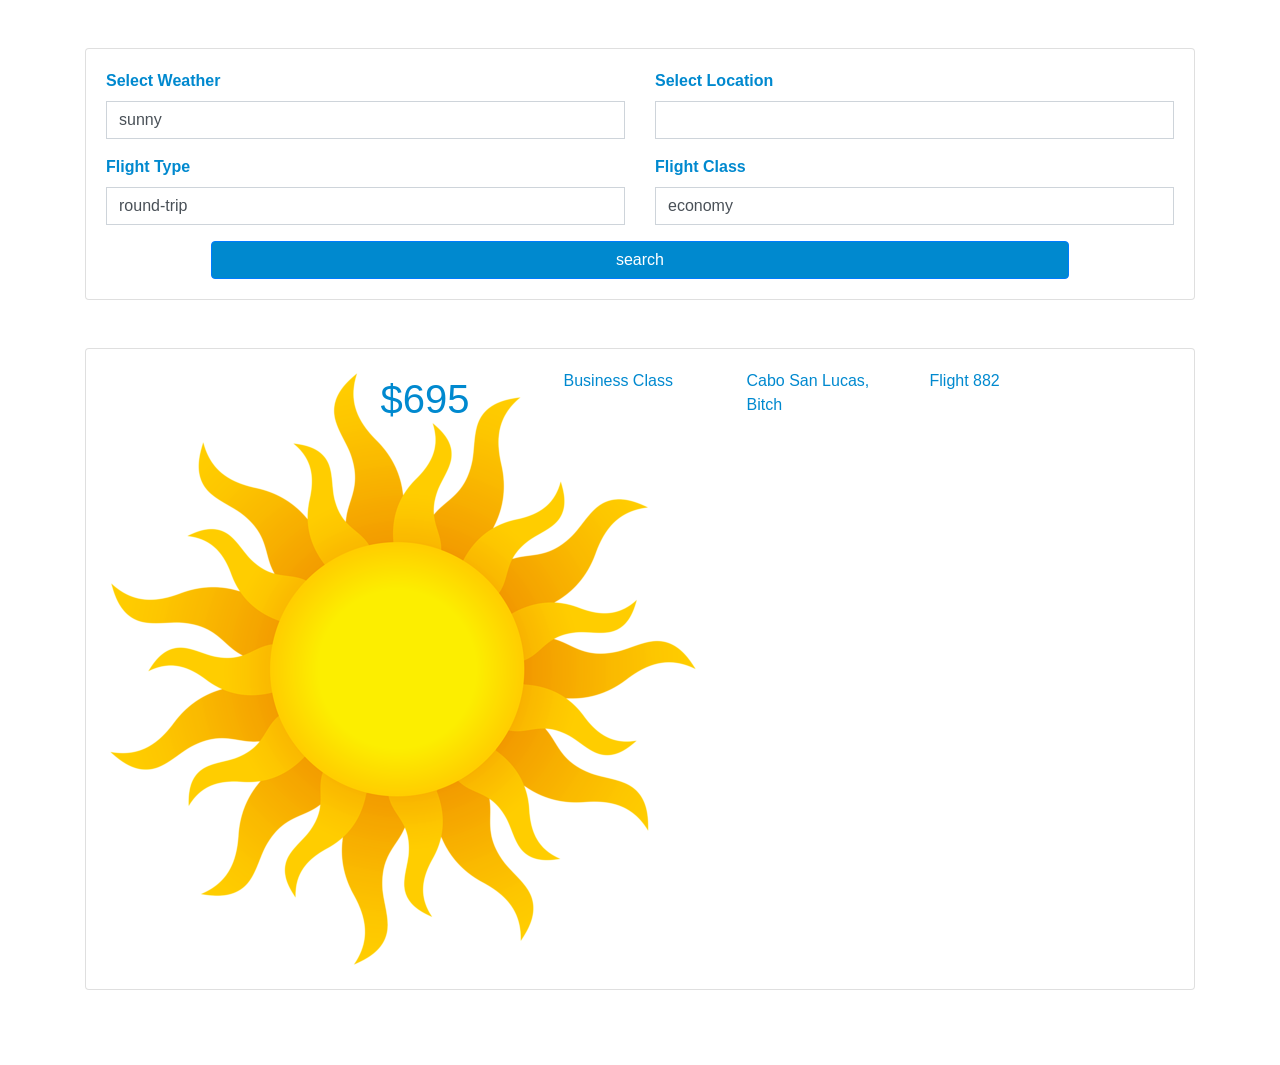
<file: index.sync-conflict-20181214-214805-KVE7HCD.html>
<!DOCTYPE html>
<html>
<head>
    <meta charset="utf-8" />
    <meta http-equiv="X-UA-Compatible" content="IE=edge">
    <title>Page Title</title>
    <meta name="viewport" content="width=device-width, initial-scale=1">

    <link rel="stylesheet" href="https://stackpath.bootstrapcdn.com/bootstrap/4.1.3/css/bootstrap.min.css" integrity="sha384-MCw98/SFnGE8fJT3GXwEOngsV7Zt27NXFoaoApmYm81iuXoPkFOJwJ8ERdknLPMO" crossorigin="anonymous">
    <link rel="stylesheet" href="assets/css/style.css">
</head>
<body>

    <div class="container mt-5">
        <div class="card">
            <div class="card-body">
                <form>
                    <div class="form-group mb-0">
                        <div class="row">
                            <!-- Weather Selection -->
                            <div class="col-6">
                                <label for="weather">Select Weather</label>
                                <select class="form-control" id="weather">
                                    <option>sunny</option>
                                    <option>rainy</option>
                                    <option>snowy</option>
                                </select>
                            </div>
                            <!-- Current Location Input -->
                            <div class="col-6">
                                <label for="location">Select Location</label>
                                <div class="input-group mb-3">
                                    <input type="text" class="form-control" placeholder="" aria-label="Username" aria-describedby="basic-addon1">
                                </div>
                            </div>
                        </div>

                        <div class="row">
                            <!-- Trip Type Selection -->
                            <div class="col-6">
                                <label for="flight-type">Flight Type</label>
                                <select class="form-control" id="flight-type">
                                    <option>round-trip</option>
                                    <option>one-way</option>
                                </select>
                            </div>
                            <!-- Flight Class Selection -->
                            <div class="col-6">
                                <label for="flight-class">Flight Class</label>
                                <select class="form-control" id="flight-class">
                                    <option>economy</option>
                                    <option>business</option>
                                    <option>first-class</option>
                                </select>
                            </div>
                        </div>

                        <div class="row justify-content-center px-3 mt-3">
                            <div class="col-10">
                                <a href="#" class="btn btn-primary btn-block">search</a>
                            </div>
                        </div>
                    </div>
                </form>
            </div>
        </div>
    </div>
    <div class="container mt-5">
        <div class="card">
            <div class="card-body">
                <div class="row">
                    <div class="col-3" id="weatherDiv">
                            <!-- <span class="glyphicon glyphicon-sunglasses" aria-hidden="false"></span> -->
                        <img id="weatherimage" src="assets/images/sunimage.png">
                    </div>
                    <div class="col-2" id="priceDiv"> $695
                    </div>
                    <div class="col-2" id="cabinDiv"> Business Class
                    </div>
                    <div class="col-2" id="destinationDiv"> Cabo San Lucas, Bitch
                    </div>
                    <div class="col-2" id="flightDiv"> Flight 882
                    </div>
                </div>
        </div>
    </div>
<!--SCRIPTS HERE-->
<script src="https://code.jquery.com/jquery-3.3.1.slim.min.js" integrity="sha384-q8i/X+965DzO0rT7abK41JStQIAqVgRVzpbzo5smXKp4YfRvH+8abtTE1Pi6jizo" crossorigin="anonymous"></script>
<script src="https://cdnjs.cloudflare.com/ajax/libs/popper.js/1.14.3/umd/popper.min.js" integrity="sha384-ZMP7rVo3mIykV+2+9J3UJ46jBk0WLaUAdn689aCwoqbBJiSnjAK/l8WvCWPIPm49" crossorigin="anonymous"></script>
<script src="https://stackpath.bootstrapcdn.com/bootstrap/4.1.3/js/bootstrap.min.js" integrity="sha384-ChfqqxuZUCnJSK3+MXmPNIyE6ZbWh2IMqE241rYiqJxyMiZ6OW/JmZQ5stwEULTy" crossorigin="anonymous"></script>
<script
src="https://code.jquery.com/jquery-3.3.1.js"
integrity="sha256-2Kok7MbOyxpgUVvAk/HJ2jigOSYS2auK4Pfzbm7uH60="
crossorigin="anonymous"></script>
<script src="assets/js/app.js"></script>
</body>
</html>
</file>
<file: assets/css/style.css>
*{
    font-family: 'Gill Sans', 'Gill Sans MT', Calibri, 'Trebuchet MS', sans-serif;
    color: rgb(0,137,207);
}

body {
    margin-bottom: 75px;
}

.main-nav {
    height: 100px;
}

p {
    margin-bottom: 0;
}

a, .btn {
    color: rgb(0,137,207);
}

#sign-in {
    list-style: none;
    text-align: right;
    font-size: 20px;
    font-weight: bold;
}

.form-control {
    border-radius: 0;
    -webkit-appearance: none;
}

.opac {
    background-color: rgba(245, 245, 245, 0.9);
}

#spacer {
    height: 50px;
}

#bg-img {
    height: 350px;
    background-image: url("../images/canoe_background.jpg");
    background-size: cover;
}

form label {
    /* font-size: 20pt; */
    font-weight: bold;
}

.btn-primary {
    color: white;
    background-color: rgb(0,137,207);
}

.btn-primary:hover {
    color: white;
    background-color: rgb(4, 122, 180);
}

.btn-outline-primary {
    font-size: 25px;
    font-weight: 600;
    border: 4px solid rgb(0,137,207) !important;
}

.btn-outline-primary:hover {
    background-color: rgb(0,137,207);
}

.forecast {
    width: 50px;
    margin: 10px 0px;
    /* padding-left: 20px; */
}

#searchparameters {
    text-align: center;
    padding-top: 20px;
}

#priceDiv {
    font-size: 40px;
}

#flightsbanner {
    display: inline-block;
}

#flightNo {
    font-weight: bold;
}

#returnFlightNo {
    font-weight: bold;
}

.table > tbody > tr {
    text-align: center;
    border-top: 2px solid rgb(0,137,207);
}

.table > tbody > tr > td {
    border-top: none;
}

/* .table td:not(:first-child) {
    border-left: 2px solid rgb(0,137,207);
} */

.border-primary {
    border: 2px solid rgb(0,137,207) !important;
}

.nav-tabs .nav-link.active, .nav-tabs .show>.nav-link {
    color: #fff;
    background-color: rgb(0,137,207);
}

.table-striped tbody tr:nth-of-type(odd) {
    background-color: rgba(0,137,207, 0.1);
}

.table-striped tr:hover {
    background-color: rgba(183, 0, 207, 0.9);
}
</file>
